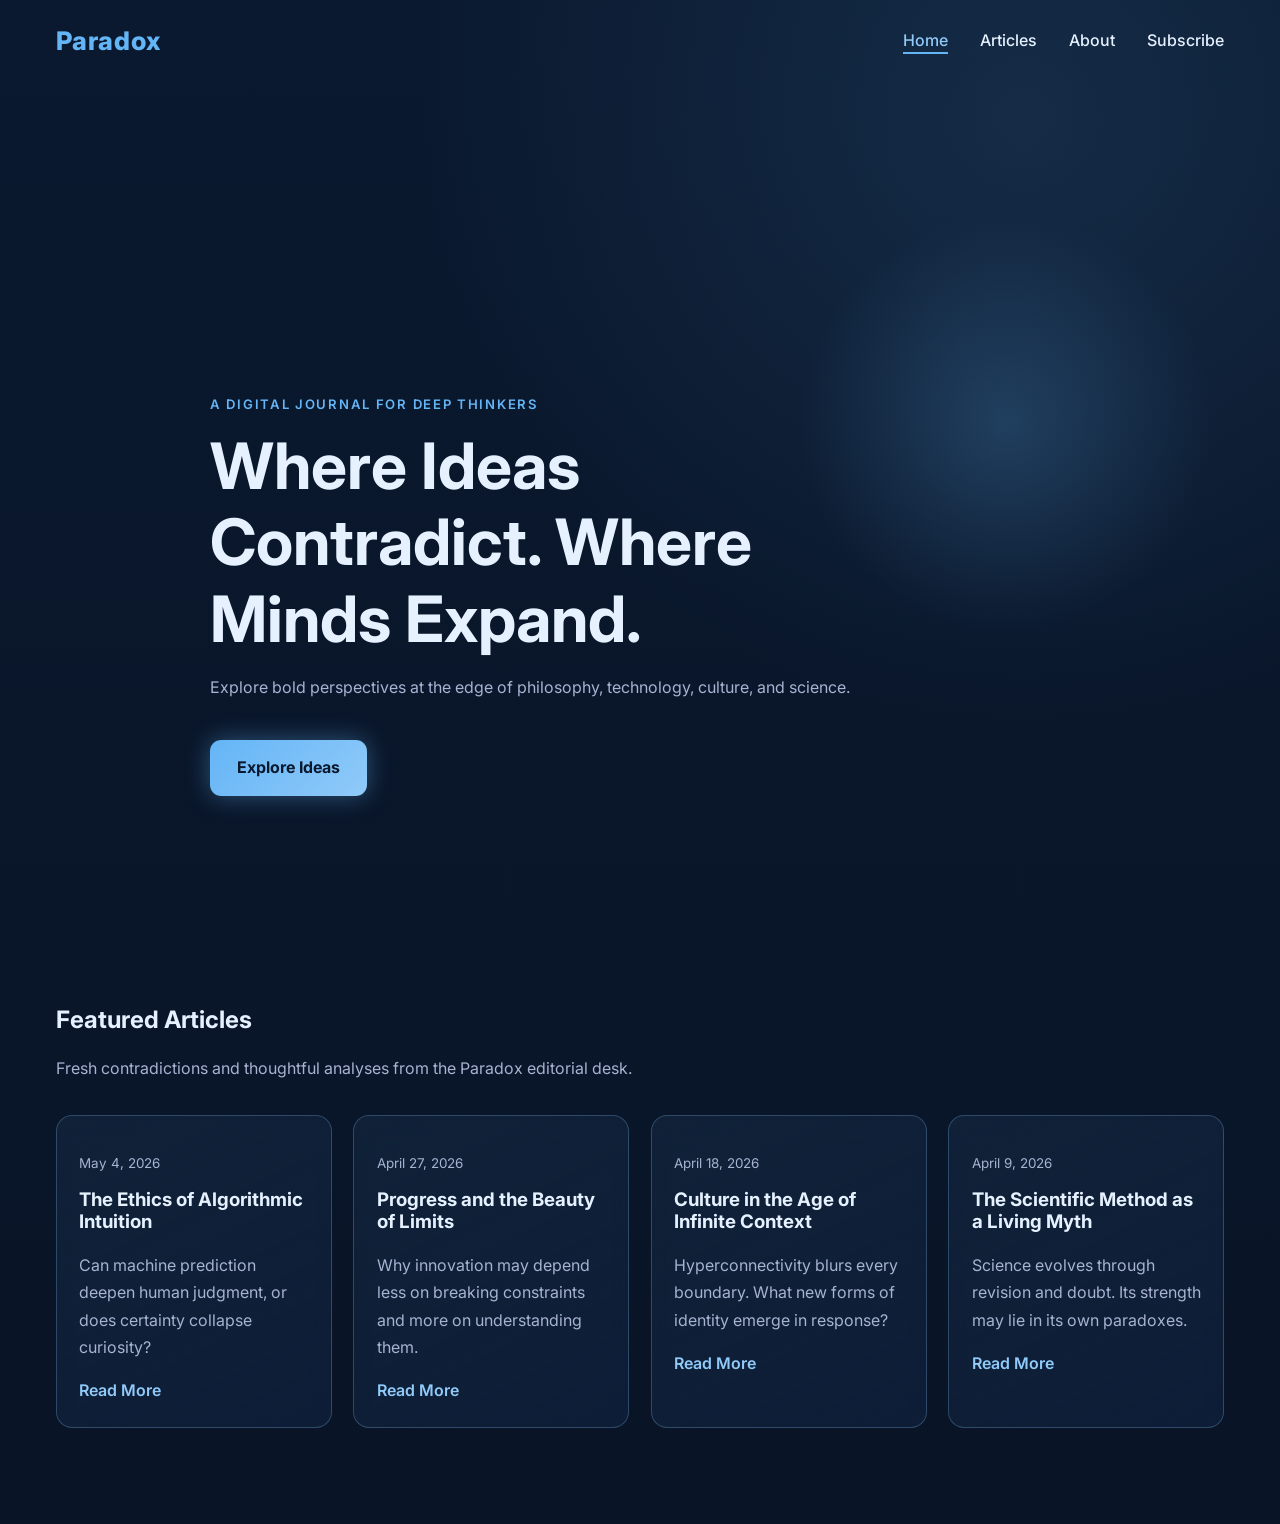
<file: index.html>
<!DOCTYPE html>
<html lang="en">
  <head>
    <meta charset="UTF-8" />
    <meta name="viewport" content="width=device-width, initial-scale=1.0" />
    <title>Paradox | Home</title>
    <link rel="preconnect" href="https://fonts.googleapis.com" />
    <link rel="preconnect" href="https://fonts.gstatic.com" crossorigin />
    <link
      href="https://fonts.googleapis.com/css2?family=Inter:wght@400;500;600;700;800&display=swap"
      rel="stylesheet"
    />
    <link rel="stylesheet" href="styles.css" />
  </head>
  <body>
    <header class="site-header" id="site-header">
      <nav class="navbar container">
        <a class="logo" href="index.html">Paradox</a>
        <ul class="nav-links" id="nav-links">
          <li><a href="index.html" class="active">Home</a></li>
          <li><a href="articles.html">Articles</a></li>
          <li><a href="about.html">About</a></li>
          <li><a href="subscribe.html">Subscribe</a></li>
        </ul>
      </nav>
    </header>

    <main>
      <section class="hero">
        <div class="hero-glow"></div>
        <div class="container hero-content fade-up">
          <p class="eyebrow">A Digital Journal for Deep Thinkers</p>
          <h1>Where Ideas Contradict. Where Minds Expand.</h1>
          <p class="tagline">
            Explore bold perspectives at the edge of philosophy, technology, culture, and science.
          </p>
          <a class="cta-button" href="articles.html">Explore Ideas</a>
        </div>
      </section>

      <section class="featured-section container">
        <div class="section-heading fade-up">
          <h2>Featured Articles</h2>
          <p>Fresh contradictions and thoughtful analyses from the Paradox editorial desk.</p>
        </div>
        <div class="card-grid">
          <article class="glass-card fade-up">
            <p class="meta">May 4, 2026</p>
            <h3>The Ethics of Algorithmic Intuition</h3>
            <p>
              Can machine prediction deepen human judgment, or does certainty collapse curiosity?
            </p>
            <a href="article.html" class="read-link">Read More</a>
          </article>
          <article class="glass-card fade-up">
            <p class="meta">April 27, 2026</p>
            <h3>Progress and the Beauty of Limits</h3>
            <p>
              Why innovation may depend less on breaking constraints and more on understanding them.
            </p>
            <a href="article.html" class="read-link">Read More</a>
          </article>
          <article class="glass-card fade-up">
            <p class="meta">April 18, 2026</p>
            <h3>Culture in the Age of Infinite Context</h3>
            <p>
              Hyperconnectivity blurs every boundary. What new forms of identity emerge in response?
            </p>
            <a href="article.html" class="read-link">Read More</a>
          </article>
          <article class="glass-card fade-up">
            <p class="meta">April 9, 2026</p>
            <h3>The Scientific Method as a Living Myth</h3>
            <p>
              Science evolves through revision and doubt. Its strength may lie in its own paradoxes.
            </p>
            <a href="article.html" class="read-link">Read More</a>
          </article>
        </div>
      </section>
    </main>

    <script src="script.js"></script>
  </body>
</html>
</file>
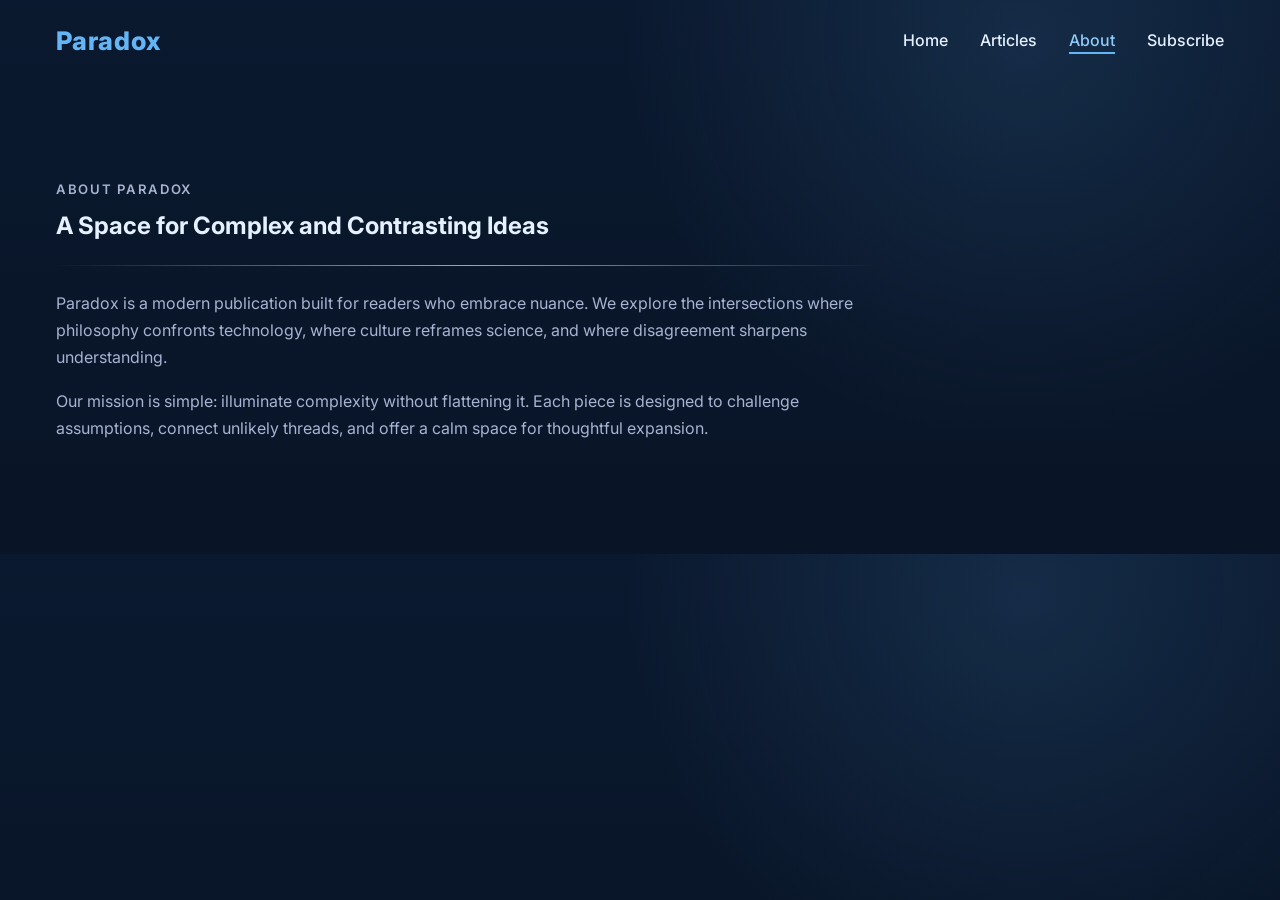
<file: about.html>
<!DOCTYPE html>
<html lang="en">
  <head>
    <meta charset="UTF-8" />
    <meta name="viewport" content="width=device-width, initial-scale=1.0" />
    <title>Paradox | About</title>
    <link rel="preconnect" href="https://fonts.googleapis.com" />
    <link rel="preconnect" href="https://fonts.gstatic.com" crossorigin />
    <link
      href="https://fonts.googleapis.com/css2?family=Inter:wght@400;500;600;700;800&display=swap"
      rel="stylesheet"
    />
    <link rel="stylesheet" href="styles.css" />
  </head>
  <body>
    <header class="site-header" id="site-header">
      <nav class="navbar container">
        <a class="logo" href="index.html">Paradox</a>
        <ul class="nav-links" id="nav-links">
          <li><a href="index.html">Home</a></li>
          <li><a href="articles.html">Articles</a></li>
          <li><a href="about.html" class="active">About</a></li>
          <li><a href="subscribe.html">Subscribe</a></li>
        </ul>
      </nav>
    </header>

    <main class="page-main container page-spacing">
      <section class="about-section fade-up">
        <p class="eyebrow">About Paradox</p>
        <h1>A Space for Complex and Contrasting Ideas</h1>
        <div class="animated-divider"></div>
        <p>
          Paradox is a modern publication built for readers who embrace nuance. We explore the intersections where philosophy confronts technology, where culture reframes science, and where disagreement sharpens understanding.
        </p>
        <p>
          Our mission is simple: illuminate complexity without flattening it. Each piece is designed to challenge assumptions, connect unlikely threads, and offer a calm space for thoughtful expansion.
        </p>
      </section>
    </main>

    <script src="script.js"></script>
  </body>
</html>
</file>
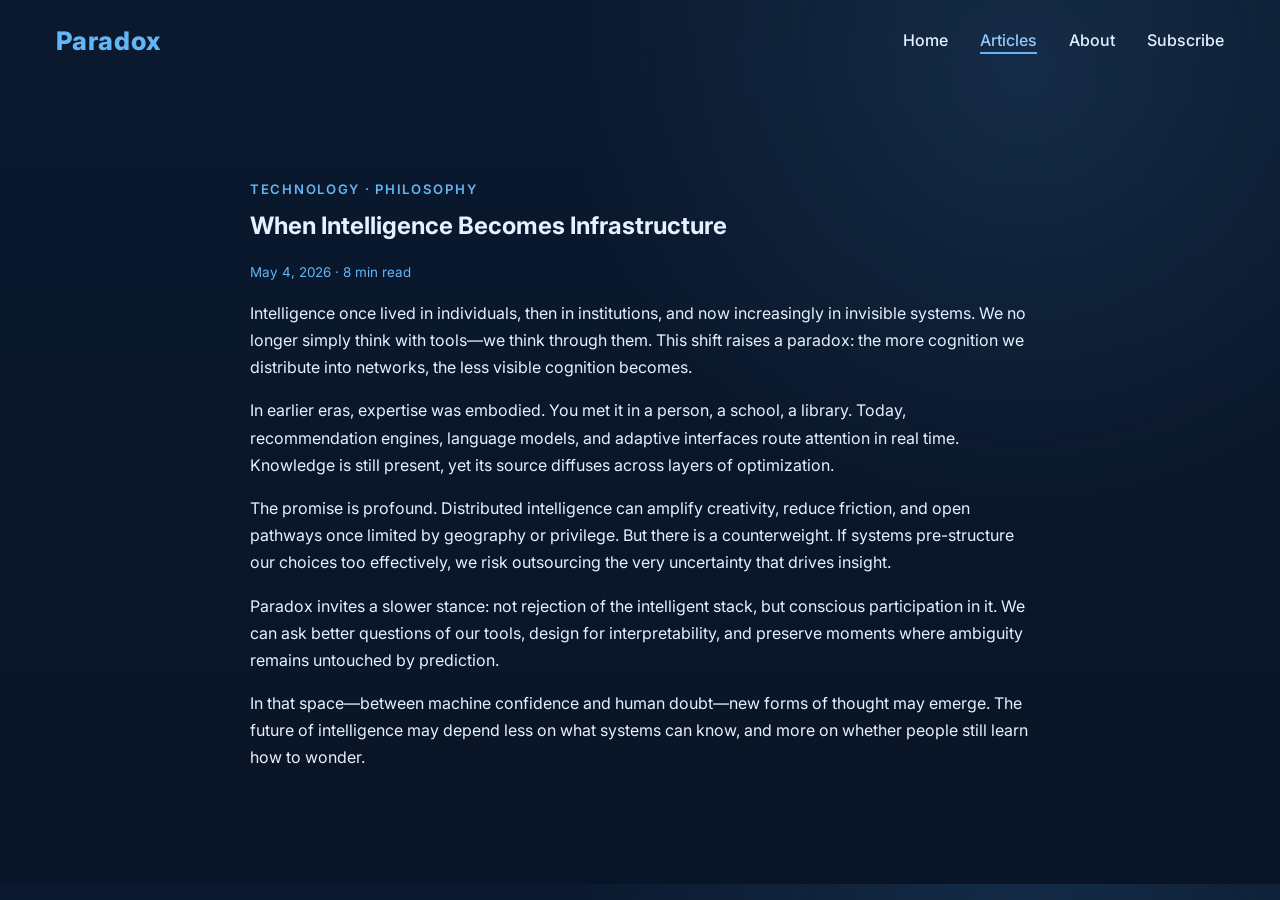
<file: article.html>
<!DOCTYPE html>
<html lang="en">
  <head>
    <meta charset="UTF-8" />
    <meta name="viewport" content="width=device-width, initial-scale=1.0" />
    <title>Paradox | Article</title>
    <link rel="preconnect" href="https://fonts.googleapis.com" />
    <link rel="preconnect" href="https://fonts.gstatic.com" crossorigin />
    <link
      href="https://fonts.googleapis.com/css2?family=Inter:wght@400;500;600;700;800&display=swap"
      rel="stylesheet"
    />
    <link rel="stylesheet" href="styles.css" />
  </head>
  <body data-page="article">
    <div class="reading-progress" id="reading-progress"></div>
    <header class="site-header" id="site-header">
      <nav class="navbar container">
        <a class="logo" href="index.html">Paradox</a>
        <ul class="nav-links" id="nav-links">
          <li><a href="index.html">Home</a></li>
          <li><a href="articles.html" class="active">Articles</a></li>
          <li><a href="about.html">About</a></li>
          <li><a href="subscribe.html">Subscribe</a></li>
        </ul>
      </nav>
    </header>

    <main class="page-main article-layout page-spacing">
      <article class="reading-content fade-up" id="reading-content">
        <p class="eyebrow">Technology · Philosophy</p>
        <h1>When Intelligence Becomes Infrastructure</h1>
        <p class="meta">May 4, 2026 · 8 min read</p>
        <p>
          Intelligence once lived in individuals, then in institutions, and now increasingly in invisible systems. We no longer simply think with tools—we think through them. This shift raises a paradox: the more cognition we distribute into networks, the less visible cognition becomes.
        </p>
        <p>
          In earlier eras, expertise was embodied. You met it in a person, a school, a library. Today, recommendation engines, language models, and adaptive interfaces route attention in real time. Knowledge is still present, yet its source diffuses across layers of optimization.
        </p>
        <p>
          The promise is profound. Distributed intelligence can amplify creativity, reduce friction, and open pathways once limited by geography or privilege. But there is a counterweight. If systems pre-structure our choices too effectively, we risk outsourcing the very uncertainty that drives insight.
        </p>
        <p>
          Paradox invites a slower stance: not rejection of the intelligent stack, but conscious participation in it. We can ask better questions of our tools, design for interpretability, and preserve moments where ambiguity remains untouched by prediction.
        </p>
        <p>
          In that space—between machine confidence and human doubt—new forms of thought may emerge. The future of intelligence may depend less on what systems can know, and more on whether people still learn how to wonder.
        </p>
      </article>
    </main>

    <script src="script.js"></script>
  </body>
</html>
</file>
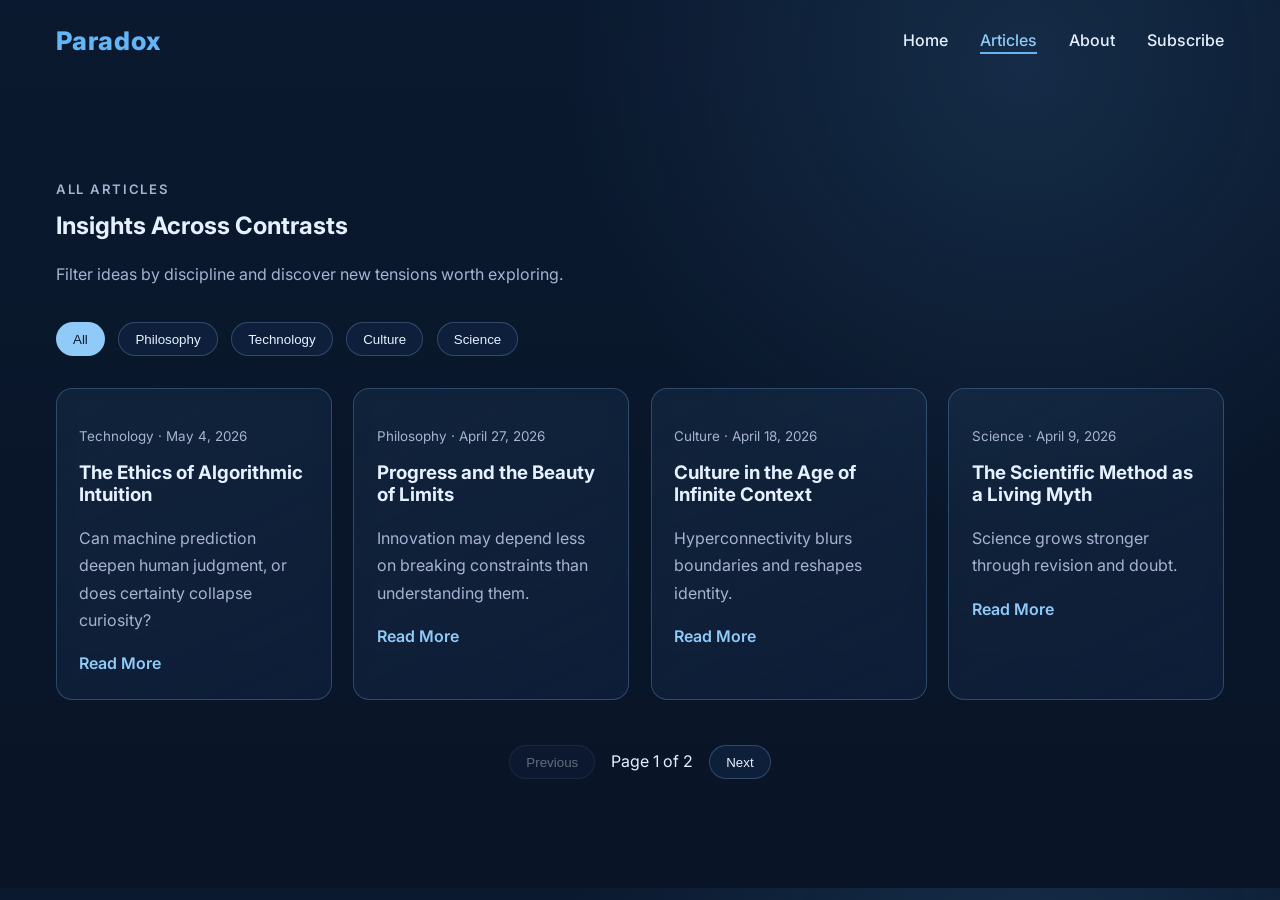
<file: articles.html>
<!DOCTYPE html>
<html lang="en">
  <head>
    <meta charset="UTF-8" />
    <meta name="viewport" content="width=device-width, initial-scale=1.0" />
    <title>Paradox | Articles</title>
    <link rel="preconnect" href="https://fonts.googleapis.com" />
    <link rel="preconnect" href="https://fonts.gstatic.com" crossorigin />
    <link
      href="https://fonts.googleapis.com/css2?family=Inter:wght@400;500;600;700;800&display=swap"
      rel="stylesheet"
    />
    <link rel="stylesheet" href="styles.css" />
  </head>
  <body data-page="articles">
    <header class="site-header" id="site-header">
      <nav class="navbar container">
        <a class="logo" href="index.html">Paradox</a>
        <ul class="nav-links" id="nav-links">
          <li><a href="index.html">Home</a></li>
          <li><a href="articles.html" class="active">Articles</a></li>
          <li><a href="about.html">About</a></li>
          <li><a href="subscribe.html">Subscribe</a></li>
        </ul>
      </nav>
    </header>

    <main class="page-main container page-spacing">
      <section class="section-heading fade-up">
        <p class="eyebrow">All Articles</p>
        <h1>Insights Across Contrasts</h1>
        <p>Filter ideas by discipline and discover new tensions worth exploring.</p>
      </section>

      <section class="filters fade-up" id="filter-group">
        <button class="filter-btn active" data-category="All">All</button>
        <button class="filter-btn" data-category="Philosophy">Philosophy</button>
        <button class="filter-btn" data-category="Technology">Technology</button>
        <button class="filter-btn" data-category="Culture">Culture</button>
        <button class="filter-btn" data-category="Science">Science</button>
      </section>

      <section class="card-grid" id="articles-grid"></section>

      <section class="pagination fade-up" aria-label="Pagination controls">
        <button class="page-btn" id="prev-page">Previous</button>
        <p id="page-indicator">Page 1</p>
        <button class="page-btn" id="next-page">Next</button>
      </section>
    </main>

    <script src="script.js"></script>
  </body>
</html>
</file>
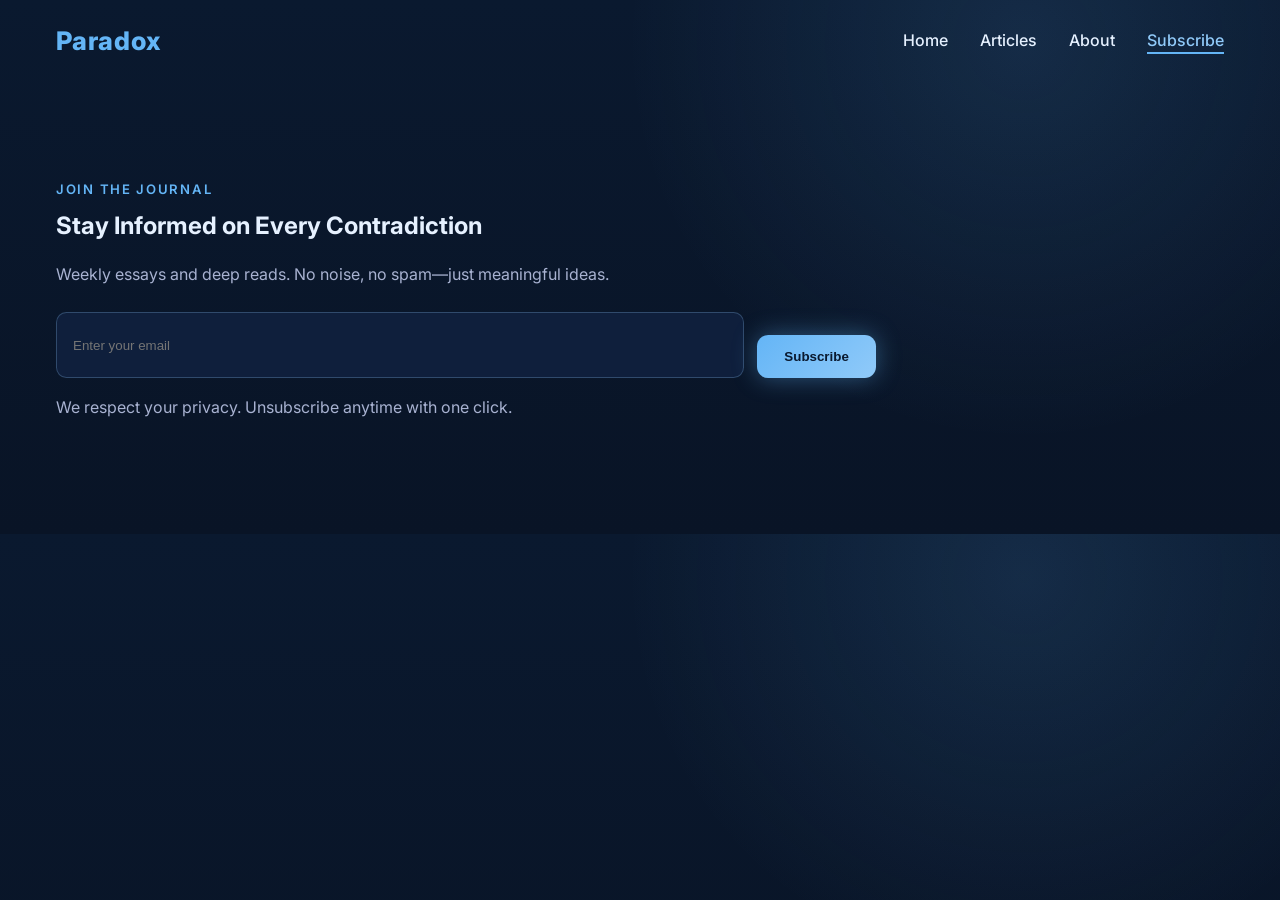
<file: subscribe.html>
<!DOCTYPE html>
<html lang="en">
  <head>
    <meta charset="UTF-8" />
    <meta name="viewport" content="width=device-width, initial-scale=1.0" />
    <title>Paradox | Subscribe</title>
    <link rel="preconnect" href="https://fonts.googleapis.com" />
    <link rel="preconnect" href="https://fonts.gstatic.com" crossorigin />
    <link
      href="https://fonts.googleapis.com/css2?family=Inter:wght@400;500;600;700;800&display=swap"
      rel="stylesheet"
    />
    <link rel="stylesheet" href="styles.css" />
  </head>
  <body>
    <header class="site-header" id="site-header">
      <nav class="navbar container">
        <a class="logo" href="index.html">Paradox</a>
        <ul class="nav-links" id="nav-links">
          <li><a href="index.html">Home</a></li>
          <li><a href="articles.html">Articles</a></li>
          <li><a href="about.html">About</a></li>
          <li><a href="subscribe.html" class="active">Subscribe</a></li>
        </ul>
      </nav>
    </header>

    <main class="page-main container page-spacing">
      <section class="subscribe-section fade-up">
        <p class="eyebrow">Join the Journal</p>
        <h1>Stay Informed on Every Contradiction</h1>
        <p class="tagline">Weekly essays and deep reads. No noise, no spam—just meaningful ideas.</p>
        <form class="subscribe-form" action="#" method="post">
          <label for="email" class="sr-only">Email address</label>
          <input id="email" type="email" placeholder="Enter your email" required />
          <button type="submit" class="cta-button">Subscribe</button>
        </form>
        <p class="privacy-note">We respect your privacy. Unsubscribe anytime with one click.</p>
      </section>
    </main>

    <script src="script.js"></script>
  </body>
</html>
</file>
<file: styles.css>
:root {
  --bg-main: #0a192f;
  --bg-section: #112240;
  --accent: #64b5f6;
  --accent-hover: #90caf9;
  --text-main: #e6f1ff;
  --text-muted: #a8b2d1;
  --card-bg: rgba(100, 181, 246, 0.08);
  --border: rgba(144, 202, 249, 0.25);
}

* { box-sizing: border-box; }
html { scroll-behavior: smooth; }
body {
  margin: 0;
  font-family: 'Inter', sans-serif;
  color: var(--text-main);
  line-height: 1.7;
  background: radial-gradient(circle at 80% 8%, rgba(100, 181, 246, 0.12), transparent 35%),
    linear-gradient(180deg, #0a192f 0%, #091426 100%);
}

.container { width: min(1240px, calc(100% - 7rem)); margin: 0 auto; }
.page-spacing, .featured-section { padding: 6rem 0; }

.site-header {
  position: sticky;
  top: 0;
  z-index: 999;
  background: transparent;
  transition: background-color .3s ease, box-shadow .3s ease, backdrop-filter .3s ease;
}
.site-header.scrolled {
  background: rgba(10, 25, 47, 0.96);
  backdrop-filter: blur(12px);
  box-shadow: 0 10px 34px rgba(2, 10, 22, 0.45);
}

.navbar { display: flex; align-items: center; justify-content: space-between; min-height: 82px; }
.logo { color: var(--accent); text-decoration: none; font-size: 1.6rem; font-weight: 800; letter-spacing: .03em; }
.nav-links { list-style: none; display: flex; gap: 2rem; margin: 0; padding: 0; }
.nav-links a { color: var(--text-main); text-decoration: none; font-weight: 500; position: relative; padding-bottom: .25rem; }
.nav-links a::after {
  content: '';
  position: absolute;
  left: 0;
  bottom: 0;
  width: 100%;
  height: 2px;
  background: var(--accent);
  transform: scaleX(0);
  transform-origin: right;
  transition: transform .25s ease;
}
.nav-links a:hover, .nav-links a.active { color: var(--accent-hover); }
.nav-links a:hover::after, .nav-links a.active::after { transform: scaleX(1); transform-origin: left; }

.hero {
  min-height: 92vh;
  display: grid;
  align-items: center;
  padding: 4rem 0 2rem;
  position: relative;
}
.hero::after {
  content: '';
  position: absolute;
  inset: 16% 5% auto auto;
  width: 420px;
  height: 420px;
  border-radius: 50%;
  background: radial-gradient(circle, rgba(100, 181, 246, 0.2), transparent 70%);
  pointer-events: none;
}
.hero-content { max-width: 860px; }
.eyebrow { color: var(--accent); text-transform: uppercase; letter-spacing: .13em; font-size: .82rem; font-weight: 600; margin: 0 0 .75rem; }
h1,h2,h3 { line-height: 1.2; margin-top: 0; }
.hero h1 { font-size: clamp(3rem, 5vw, 4.75rem); margin-bottom: 1rem; max-width: 15ch; }
.tagline, .section-heading p, .glass-card p, .about-section p, .privacy-note { color: var(--text-muted); }

.cta-button {
  display: inline-block;
  margin-top: 1.4rem;
  padding: .9rem 1.7rem;
  border-radius: .7rem;
  border: 0;
  text-decoration: none;
  font-weight: 700;
  color: var(--bg-main);
  background: linear-gradient(135deg, var(--accent), var(--accent-hover));
  box-shadow: 0 0 24px rgba(100, 181, 246, 0.4);
  transition: transform .2s ease, box-shadow .2s ease;
}
.cta-button:hover { transform: translateY(-2px); box-shadow: 0 0 30px rgba(144, 202, 249, 0.6); }

.section-heading { margin-bottom: 2.1rem; }
.card-grid { display: grid; grid-template-columns: repeat(4, minmax(0,1fr)); gap: 1.35rem; }
.glass-card {
  background: linear-gradient(155deg, var(--card-bg), rgba(17, 34, 64, 0.66));
  border: 1px solid var(--border);
  border-radius: 1rem;
  padding: 1.4rem;
  backdrop-filter: blur(8px);
  transition: transform .25s ease, border-color .25s ease, box-shadow .25s ease;
}
.glass-card:hover {
  transform: translateY(-7px);
  border-color: rgba(144, 202, 249, 0.5);
  box-shadow: 0 16px 34px rgba(2, 10, 22, 0.5), 0 0 20px rgba(100, 181, 246, 0.2);
}
.meta { color: var(--accent); font-size: .84rem; }
.read-link { color: var(--accent-hover); text-decoration: none; font-weight: 600; }

.filters { display: flex; gap: .85rem; margin-bottom: 2rem; }
.filter-btn, .page-btn {
  background: rgba(17, 34, 64, .8);
  color: var(--text-main);
  border: 1px solid var(--border);
  border-radius: 999px;
  padding: .55rem 1rem;
  cursor: pointer;
}
.filter-btn.active, .filter-btn:hover, .page-btn:hover { background: var(--accent-hover); color: var(--bg-main); border-color: transparent; }
.pagination { margin-top: 2rem; display: flex; align-items: center; justify-content: center; gap: 1rem; }
.page-btn:disabled { opacity: .4; cursor: not-allowed; }

.article-layout { display: flex; justify-content: center; }
.reading-content { width: min(780px, 100%); }
.reading-progress { position: fixed; top: 0; left: 0; width: 0; height: 3px; background: var(--accent-hover); box-shadow: 0 0 12px rgba(144, 202, 249, .8); z-index: 1000; }
.about-section, .subscribe-section { max-width: 820px; }

.animated-divider { height: 1px; margin: 1.5rem 0; background: linear-gradient(90deg, transparent, var(--accent), transparent); animation: shimmer 3s linear infinite; }
@keyframes shimmer { 0%,100% {opacity:.35;} 50% {opacity:1;} }

.subscribe-form { display: flex; gap: .85rem; margin: 1.5rem 0 .5rem; }
.subscribe-form input {
  flex: 1;
  background: rgba(17, 34, 64, .85);
  color: var(--text-main);
  border: 1px solid var(--border);
  border-radius: .65rem;
  padding: .9rem 1rem;
  outline: none;
  transition: border-color .2s ease, box-shadow .2s ease;
}
.subscribe-form input:focus { border-color: var(--accent-hover); box-shadow: 0 0 0 3px rgba(100, 181, 246, .2); }
.sr-only { position: absolute; width: 1px; height: 1px; overflow: hidden; clip: rect(0,0,0,0); }

.fade-up { opacity: 0; transform: translateY(14px); animation: fadeUp .65s ease forwards; }
@keyframes fadeUp { to { opacity: 1; transform: translateY(0); } }
</file>
